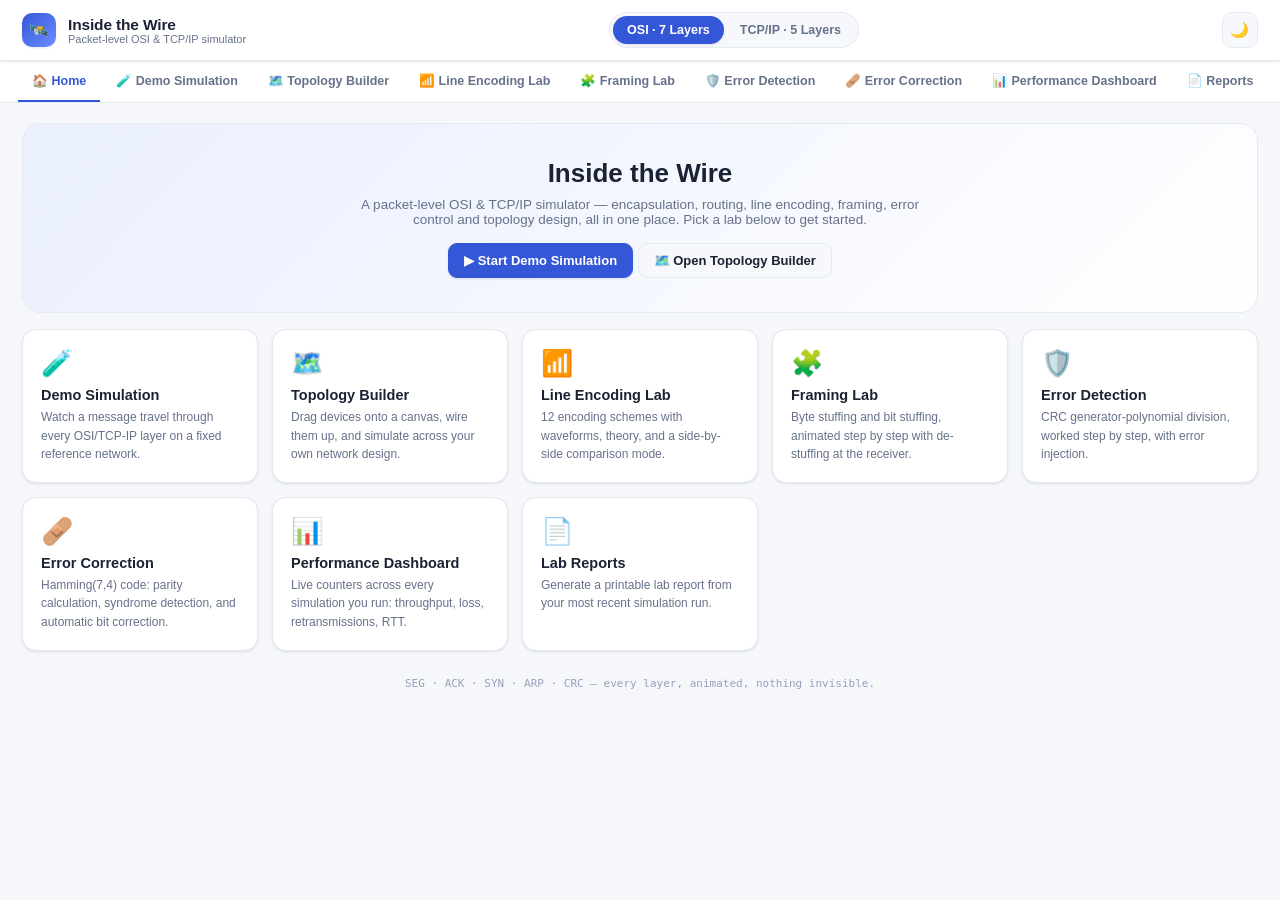
<file: index.html>
<!DOCTYPE html>
<html lang="en">
<head>
  <meta charset="UTF-8" />
  <meta name="viewport" content="width=device-width, initial-scale=1.0" />
  <title>Inside the Wire — OSI &amp; TCP/IP Network Simulator</title>
  <link rel="icon" href="Favicon.png">
  <link rel="stylesheet" href="src/css/styles.css" />
</head>
<body data-theme="light">

<div class="navbar">
  <div class="nav-left">
    <div class="nav-logo">🛰️</div>
    <div>
      <div class="nav-title">Inside the Wire</div>
      <div class="nav-sub">Packet-level OSI &amp; TCP/IP simulator</div>
    </div>
  </div>
  <div class="nav-center">
    <div class="pill-toggle" id="modelToggle">
      <button data-val="OSI" class="active">OSI · 7 Layers</button>
      <button data-val="TCPIP">TCP/IP · 5 Layers</button>
    </div>
  </div>
  <div class="nav-right">
    <button class="icon-btn" id="themeBtn" title="Toggle dark mode">🌙</button>
  </div>
</div>

<div class="tabbar-wrap">
  <div class="tabbar" id="mainTabs">
    <button data-val="home" class="active">🏠 Home</button>
    <button data-val="demo">🧪 Demo Simulation</button>
    <button data-val="builder">🗺️ Topology Builder</button>
    <button data-val="encoding">📶 Line Encoding Lab</button>
    <button data-val="framing">🧩 Framing Lab</button>
    <button data-val="errordetect">🛡️ Error Detection</button>
    <button data-val="errorcorrect">🩹 Error Correction</button>
    <button data-val="dashboard">📊 Performance Dashboard</button>
    <button data-val="reports">📄 Reports</button>
    <button data-val="help">❓ Help</button>
  </div>
</div>

<div class="page">

<div class="hero-strip hidden" id="heroStrip">
  <div>
    <div class="hero-title" id="heroTitle">Demo Simulation</div>
    <div class="hero-sub" id="heroSub">A fixed two-PC network so you can see every layer, hop and bit without building anything first.</div>
  </div>
  <div class="badge-row" id="statusChips">
    <div class="chip"><span class="dot"></span>Model: <b id="chipModel" style="color:var(--text)">OSI</b></div>
    <div class="chip">Transport: <b id="chipTransport" style="color:var(--text)">TCP</b></div>
  </div>
</div>

<!-- =================== DEMO VIEW =================== -->
<div id="viewDemo" class="hidden">
  <div class="card card-pad config-panel">
    <div class="field">
      <label>Message</label>
      <input type="text" id="msgInput" value="Hi! This is Rasel." maxlength="40">
    </div>
    <div class="field">
      <label>App Protocol</label>
      <select id="protoSelect"><option>HTTP</option><option>HTTPS</option><option>FTP</option><option>SMTP</option><option>DNS</option></select>
    </div>
    <div class="field">
      <label>Transport</label>
      <select id="transportSelect"><option value="TCP">TCP</option><option value="UDP">UDP</option></select>
    </div>
    <div class="field">
      <label>Line Code</label>
      <select id="encodingSelect"><option>NRZ-L</option><option>NRZ-I</option><option>Manchester</option><option>AMI</option></select>
    </div>
    <div class="field">
      <label>Medium</label>
      <select id="mediumSelect">
        <option value="copper">Copper (electrical)</option>
        <option value="fiber">Fiber (light)</option>
        <option value="wifi">Wi-Fi (radio)</option>
      </select>
    </div>
    <div class="field">
      <label>Network Type</label>
      <select id="netTypeSelect">
        <option value="lan_small">Small LAN</option>
        <option value="lan_office">Office LAN</option>
        <option value="campus">Campus Network</option>
        <option value="wan">WAN</option>
        <option value="internet">Internet Simulation</option>
      </select>
    </div>
    <button class="btn primary" id="sendBtn">▶ Send</button>
  </div>

  <div class="card topo-wrap">
    <div class="card-title">Network Topology</div>
    <svg id="topoSvg" viewBox="0 0 1000 150"></svg>
    <div class="click-hint">click the packet to inspect it</div>
  </div>

  <div class="grid">
    <div class="card card-pad">
      <div class="card-title">Protocol Stack</div>
      <div class="layer-rail" id="layerRail"></div>
    </div>
    <div class="card card-pad stage">
      <div class="step-header">
        <span class="step-badge" id="stepBadge">READY</span>
        <span class="step-title" id="stepTitle">Type a message and hit Send</span>
      </div>
      <div class="step-desc" id="stepDesc">The simulator pauses at every layer and hop so you can see exactly what's happening to your data.</div>
      <div class="visual-box" id="visualBox"></div>
      <div class="card-title" style="margin-top:6px;">Activity Log</div>
      <div class="log-list" id="logList"></div>
    </div>
    <div class="card card-pad">
      <div class="card-title">Packet Inspector</div>
      <div id="inspector"><div class="insp-empty">Click the moving packet at any point in the simulation to see its full header stack in hex &amp; binary.</div></div>
    </div>
  </div>

  <div class="card controls">
    <div class="controls-top">
      <button class="btn" id="btnReplay" title="Replay">⟲</button>
      <button class="btn" id="btnBack" title="Step back">⏮</button>
      <button class="btn primary" id="btnPlay" title="Play/Pause">▶ Play</button>
      <button class="btn" id="btnFwd" title="Step forward">⏭</button>
      <div class="progress-wrap">
        <div class="progress-track"><div class="progress-fill" id="progressFill"></div></div>
        <div class="progress-meta"><span id="stepCounter">Step 0 / 0</span><span id="speedLabel">1.0×</span></div>
      </div>
      <div class="speed-wrap">Speed<input type="range" id="speedSlider" min="0.25" max="5" step="0.25" value="1" style="width:110px;"></div>
    </div>
    <div class="sliders">
      <div class="slider-field"><label>Packet Loss <b id="lossVal">10%</b></label><input type="range" id="lossSlider" min="0" max="60" value="10"></div>
      <div class="slider-field"><label>Latency <b id="latVal">40ms</b></label><input type="range" id="latSlider" min="5" max="300" value="40"></div>
      <div class="slider-field"><label>Bit Error Rate <b id="berVal">5%</b></label><input type="range" id="berSlider" min="0" max="40" value="5"></div>
      <div class="slider-field"><label>Starting TTL <b id="ttlVal">64</b></label><input type="range" id="ttlSlider" min="1" max="64" value="64"></div>
    </div>
  </div>
</div>

<!-- =================== BUILDER VIEW =================== -->
<div id="viewBuilder" class="hidden">
  <div class="builder-hint">💡 Drag devices onto the canvas, connect them, click a device to set it as Sender, another as Receiver, then Start Simulation. Click any cable to delete it; hover a device for a delete button.</div>

  <div class="card card-pad builder-toolbar">
    <div class="tpl-row">
      <span style="font-size:10px; text-transform:uppercase; letter-spacing:.08em; color:var(--muted2); font-weight:700; align-self:center; margin-right:2px;">Templates</span>
      <button class="tpl-btn" data-tpl="star">⭐ Star</button>
      <button class="tpl-btn" data-tpl="bus">📶 Bus</button>
      <button class="tpl-btn" data-tpl="ring">⭕ Ring</button>
      <button class="tpl-btn" data-tpl="mesh">🕸️ Mesh</button>
      <button class="tpl-btn" data-tpl="tree">🌳 Tree</button>
      <button class="tpl-btn" data-tpl="hybrid">🔀 Hybrid</button>
    </div>
    <div class="divider-v"></div>
    <button class="btn sm" id="connectModeBtn">🔌 Connect Mode: Off</button>
    <select id="linkTypeSelect" style="padding:8px 9px; font-size:12px;">
      <option value="ethernet">Ethernet Cable</option>
      <option value="fiber">Fiber Optic</option>
      <option value="wireless">Wireless Link</option>
    </select>
    <div class="divider-v"></div>
    <button class="btn sm" id="setSenderBtn">🟢 Set Sender</button>
    <button class="btn sm" id="setReceiverBtn">🔴 Set Receiver</button>
    <label style="display:flex; align-items:center; gap:6px; font-size:12px; color:var(--muted);">
      <input type="checkbox" id="failLinkChk"> Simulate link failure mid-transmission
    </label>
    <div class="divider-v"></div>
    <button class="btn sm ghost" id="clearCanvasBtn">🗑 Clear</button>
    <button class="btn primary" id="startBuilderSimBtn" style="margin-left:auto;" disabled>▶ Start Simulation</button>
  </div>

  <div class="builder-layout">
    <div class="card card-pad palette">
      <div class="card-title">Devices</div>
      <div class="palette-item" draggable="true" data-type="pc">💻<span class="pi-icon"></span>Computer</div>
      <div class="palette-item" draggable="true" data-type="laptop">💻<span class="pi-icon"></span>Laptop</div>
      <div class="palette-item" draggable="true" data-type="server">🖥️<span class="pi-icon"></span>Server</div>
      <div class="palette-item" draggable="true" data-type="router">📡<span class="pi-icon"></span>Router</div>
      <div class="palette-item" draggable="true" data-type="switch">🔀<span class="pi-icon"></span>Switch</div>
      <div class="palette-item" draggable="true" data-type="hub">🔘<span class="pi-icon"></span>Hub</div>
      <div class="palette-item" draggable="true" data-type="ap">📶<span class="pi-icon"></span>Access Point</div>
      <div class="palette-item" draggable="true" data-type="firewall">🧱<span class="pi-icon"></span>Firewall</div>
      <div class="palette-item" draggable="true" data-type="cloud">☁️<span class="pi-icon"></span>Internet Cloud</div>
      <div class="legend-row">
        <span><i class="legend-swatch" style="background:var(--line)"></i>Ethernet</span>
        <span><i class="legend-swatch" style="background:var(--line); background-image:repeating-linear-gradient(90deg,var(--muted) 0 4px, transparent 4px 7px)"></i>Wireless</span>
      </div>
    </div>

    <div class="card card-pad">
      <div class="card-title">Canvas <span id="canvasStatus" class="mono" style="color:var(--muted2); text-transform:none; font-weight:500;">0 devices · 0 links</span></div>
      <div id="builderCanvas">
        <svg id="edgeSvg"><g id="edgeGroup"></g></svg>
      </div>
    </div>
  </div>

  <div class="grid" id="builderSimGrid" style="margin-top:16px; display:none;">
    <div class="card card-pad">
      <div class="card-title">Protocol Stack</div>
      <div class="layer-rail" id="layerRailB"></div>
    </div>
    <div class="card card-pad stage">
      <div class="step-header">
        <span class="step-badge" id="stepBadgeB">READY</span>
        <span class="step-title" id="stepTitleB">—</span>
      </div>
      <div class="step-desc" id="stepDescB"></div>
      <div class="visual-box" id="visualBoxB"></div>
      <div class="card-title" style="margin-top:6px;">Activity Log</div>
      <div class="log-list" id="logListB"></div>
    </div>
    <div class="card card-pad">
      <div class="card-title">Packet Inspector</div>
      <div id="inspectorB"><div class="insp-empty">Click the moving packet to inspect its headers.</div></div>
    </div>
  </div>
  <div class="card controls" id="builderControls" style="margin-top:16px; display:none;">
    <div class="controls-top">
      <button class="btn" id="btnReplayB" title="Replay">⟲</button>
      <button class="btn" id="btnBackB" title="Step back">⏮</button>
      <button class="btn primary" id="btnPlayB" title="Play/Pause">▶ Play</button>
      <button class="btn" id="btnFwdB" title="Step forward">⏭</button>
      <div class="progress-wrap">
        <div class="progress-track"><div class="progress-fill" id="progressFillB"></div></div>
        <div class="progress-meta"><span id="stepCounterB">Step 0 / 0</span><span id="speedLabelB">1.0×</span></div>
      </div>
      <div class="speed-wrap">Speed<input type="range" id="speedSliderB" min="0.25" max="5" step="0.25" value="1" style="width:110px;"></div>
    </div>
    <div class="sliders">
      <div class="slider-field"><label>Packet Loss <b id="lossValB">10%</b></label><input type="range" id="lossSliderB" min="0" max="60" value="10"></div>
      <div class="slider-field"><label>Bit Error Rate <b id="berValB">5%</b></label><input type="range" id="berSliderB" min="0" max="40" value="5"></div>
      <div class="slider-field"><label>Starting TTL <b id="ttlValB">64</b></label><input type="range" id="ttlSliderB" min="1" max="64" value="64"></div>
      <div class="field">
        <label>Transport</label>
        <select id="transportSelectB"><option value="TCP">TCP</option><option value="UDP">UDP</option></select>
      </div>
    </div>
  </div>
</div>

<!-- =================== HOME VIEW =================== -->
<div id="viewHome">
  <div class="hero-panel">
    <h1>Inside the Wire</h1>
    <p>A packet-level OSI &amp; TCP/IP simulator — encapsulation, routing, line encoding, framing, error control and topology design, all in one place. Pick a lab below to get started.</p>
    <button class="btn primary" onclick="switchTab('demo')">▶ Start Demo Simulation</button>
    <button class="btn" onclick="switchTab('builder')">🗺️ Open Topology Builder</button>
  </div>
  <div class="feature-grid">
    <div class="feature-card" onclick="switchTab('demo')"><div class="fc-icon">🧪</div><h3>Demo Simulation</h3><p>Watch a message travel through every OSI/TCP-IP layer on a fixed reference network.</p></div>
    <div class="feature-card" onclick="switchTab('builder')"><div class="fc-icon">🗺️</div><h3>Topology Builder</h3><p>Drag devices onto a canvas, wire them up, and simulate across your own network design.</p></div>
    <div class="feature-card" onclick="switchTab('encoding')"><div class="fc-icon">📶</div><h3>Line Encoding Lab</h3><p>12 encoding schemes with waveforms, theory, and a side-by-side comparison mode.</p></div>
    <div class="feature-card" onclick="switchTab('framing')"><div class="fc-icon">🧩</div><h3>Framing Lab</h3><p>Byte stuffing and bit stuffing, animated step by step with de-stuffing at the receiver.</p></div>
    <div class="feature-card" onclick="switchTab('errordetect')"><div class="fc-icon">🛡️</div><h3>Error Detection</h3><p>CRC generator-polynomial division, worked step by step, with error injection.</p></div>
    <div class="feature-card" onclick="switchTab('errorcorrect')"><div class="fc-icon">🩹</div><h3>Error Correction</h3><p>Hamming(7,4) code: parity calculation, syndrome detection, and automatic bit correction.</p></div>
    <div class="feature-card" onclick="switchTab('dashboard')"><div class="fc-icon">📊</div><h3>Performance Dashboard</h3><p>Live counters across every simulation you run: throughput, loss, retransmissions, RTT.</p></div>
    <div class="feature-card" onclick="switchTab('reports')"><div class="fc-icon">📄</div><h3>Lab Reports</h3><p>Generate a printable lab report from your most recent simulation run.</p></div>
  </div>
</div>

<!-- =================== LINE ENCODING LAB =================== -->
<div id="viewEncoding" class="hidden">
  <div class="card card-pad" style="margin-bottom:16px;">
    <div class="field-row" style="align-items:flex-end;">
      <div class="field"><label>Bit Stream</label><input type="text" id="encBits" value="1101 0010" maxlength="16"></div>
      <button class="btn primary" id="encApplyBtn">Encode</button>
      <button class="btn" id="encCompareBtn">🔍 Comparison Mode</button>
    </div>
  </div>
  <div id="encSingleView" class="lab-grid">
    <div class="card card-pad">
      <div class="card-title">Encoding Schemes</div>
      <div class="lab-scheme-list" id="encSchemeList"></div>
    </div>
    <div class="card card-pad">
      <div class="card-title" id="encActiveTitle">NRZ-L</div>
      <div class="visual-box" id="encWaveBox" style="min-height:160px;"></div>
      <div class="info-card" id="encInfoBox"></div>
    </div>
  </div>
  <div id="encCompareView" class="hidden">
    <div class="card card-pad" style="margin-bottom:16px;">
      <div class="card-title">Select schemes to compare</div>
      <div id="encCompareChecks" style="display:flex; flex-wrap:wrap; gap:8px;"></div>
    </div>
    <div class="card card-pad" style="margin-bottom:16px;">
      <div class="card-title">Waveforms</div>
      <div id="encCompareWaves"></div>
    </div>
    <div class="card card-pad">
      <div class="card-title">Comparison Table</div>
      <div style="overflow-x:auto;"><table class="compare-table" id="encCompareTable"></table></div>
    </div>
  </div>
</div>

<!-- =================== FRAMING LAB =================== -->
<div id="viewFraming" class="hidden">
  <div class="card card-pad" style="margin-bottom:16px;">
    <div class="pill-toggle" id="framingModeToggle" style="width:fit-content; margin-bottom:14px;">
      <button data-val="byte" class="active">Byte Stuffing</button>
      <button data-val="bit">Bit Stuffing</button>
    </div>
    <div id="byteFramingPanel">
      <div class="field-row" style="align-items:flex-end;">
        <div class="field" style="flex:2;"><label>Message (use ~ as FLAG, \ as ESC to see stuffing in action)</label><input type="text" id="frameByteInput" value="AB~CD\EF" style="width:100%;"></div>
        <button class="btn primary" id="frameByteBtn">Stuff &amp; Frame</button>
      </div>
    </div>
    <div id="bitFramingPanel" class="hidden">
      <div class="field-row" style="align-items:flex-end;">
        <div class="field" style="flex:2;"><label>Bit Stream (try including 11111 to see stuffing)</label><input type="text" id="frameBitInput" value="0111111011111011" style="width:100%;"></div>
        <button class="btn primary" id="frameBitBtn">Stuff &amp; Frame</button>
      </div>
    </div>
  </div>
  <div class="card card-pad" id="framingResult"></div>
</div>

<!-- =================== ERROR DETECTION (CRC) LAB =================== -->
<div id="viewErrorDetect" class="hidden">
  <div class="card card-pad" style="margin-bottom:16px;">
    <div class="field-row" style="align-items:flex-end;">
      <div class="field"><label>Data Bits</label><input type="text" id="crcData" value="11010011101100"></div>
      <div class="field"><label>Generator Polynomial</label><input type="text" id="crcGen" value="1011" style="width:120px;"></div>
      <button class="btn primary" id="crcRunBtn">Generate CRC</button>
      <button class="btn" id="crcInjectBtn" disabled>⚡ Inject Error</button>
    </div>
  </div>
  <div class="card card-pad" id="crcResult"></div>
</div>

<!-- =================== ERROR CORRECTION (HAMMING) LAB =================== -->
<div id="viewErrorCorrect" class="hidden">
  <div class="card card-pad" style="margin-bottom:16px;">
    <div class="field-row" style="align-items:flex-end;">
      <div class="field"><label>4-bit Data (D1 D2 D3 D4)</label><input type="text" id="hamData" value="1011" maxlength="4" style="width:100px;"></div>
      <button class="btn primary" id="hamEncodeBtn">Encode (Hamming 7,4)</button>
      <div class="field"><label>Flip bit position (1-7)</label><input type="text" id="hamFlipPos" value="5" maxlength="1" style="width:80px;"></div>
      <button class="btn" id="hamInjectBtn" disabled>⚡ Inject Error</button>
      <button class="btn" id="hamCorrectBtn" disabled>🩹 Detect &amp; Correct</button>
    </div>
  </div>
  <div class="card card-pad" id="hamResult"></div>
</div>

<!-- =================== PERFORMANCE DASHBOARD =================== -->
<div id="viewDashboard" class="hidden">
  <div class="card card-pad" style="margin-bottom:16px;">
    <div class="card-title">Live Session Stats <span class="mono muted" style="font-weight:500; text-transform:none;">(updates after every simulation run in Demo or Builder mode)</span></div>
    <div class="stat-grid" id="dashStatGrid"></div>
  </div>
  <div class="grid" style="grid-template-columns:1fr 1fr;">
    <div class="card card-pad">
      <div class="card-title">Reliability Breakdown</div>
      <div id="dashBars"></div>
    </div>
    <div class="card card-pad">
      <div class="card-title">Recent Runs</div>
      <div class="log-list" id="dashRunLog" style="max-height:260px;"></div>
    </div>
  </div>
</div>

<!-- =================== REPORTS =================== -->
<div id="viewReports" class="hidden">
  <div class="card card-pad">
    <div class="card-title">Lab Report Generator</div>
    <div class="field-row">
      <div class="field"><label>Student Name</label><input type="text" id="repName" placeholder="Jane Doe"></div>
      <div class="field"><label>Student ID</label><input type="text" id="repId" placeholder="2023-CS-041"></div>
      <div class="field" style="flex:2"><label>Experiment Title</label><input type="text" id="repTitle" value="OSI &amp; TCP/IP Packet-Level Simulation" style="width:100%;"></div>
    </div>
    <div class="field" style="margin-bottom:12px;"><label>Observations</label><textarea id="repObs" rows="4" placeholder="What did you observe during the simulation?"></textarea></div>
    <button class="btn primary" id="repGenBtn">📄 Generate &amp; Print Report</button>
    <span class="muted" style="font-size:12px; margin-left:10px;">Pulls the activity log from your most recent Demo or Builder run.</span>
  </div>
</div>

<!-- =================== HELP =================== -->
<div id="viewHelp" class="hidden">
  <div class="card card-pad">
    <div class="card-title">Guide</div>
    <div class="help-item"><h4>🧪 Demo Simulation</h4><p>A fixed PC↔Switch↔Router×3↔PC network. Configure the message and protocols, hit Send, then use Play/Step/Replay to walk through every layer.</p></div>
    <div class="help-item"><h4>🗺️ Topology Builder</h4><p>Drag devices from the palette onto the canvas, or click a template to insert one (templates stack — they don't replace what's already there). Use Connect Mode to wire devices, then set a Sender and Receiver and press Start Simulation.</p></div>
    <div class="help-item"><h4>📶 Line Encoding Lab</h4><p>Pick any scheme to see its waveform and theory, or switch to Comparison Mode to see several schemes side by side against the same bit stream.</p></div>
    <div class="help-item"><h4>🧩 Framing Lab</h4><p>Byte stuffing escapes FLAG/ESC bytes inside your message; bit stuffing inserts a 0 after every five consecutive 1s so the 01111110 flag pattern never appears inside data.</p></div>
    <div class="help-item"><h4>🛡️ Error Detection</h4><p>Enter data bits and a generator polynomial to see the CRC computed via binary (XOR) division, then inject a transmission error and watch the check fail.</p></div>
    <div class="help-item"><h4>🩹 Error Correction</h4><p>Hamming(7,4) encodes 4 data bits with 3 parity bits. Flip any one bit and the syndrome calculation will locate and auto-correct it.</p></div>
    <div class="help-item"><h4>📊 Performance Dashboard</h4><p>Every run in Demo or Builder mode updates these live counters — packets sent/delivered/dropped, retransmissions, and success rate.</p></div>
    <div class="help-item"><h4>📄 Reports</h4><p>Fill in your details and generate a print-ready lab report that includes the log from your last simulation — use your browser's "Save as PDF" option in the print dialog.</p></div>
  </div>
</div>

<footer>SEG · ACK · SYN · ARP · CRC — every layer, animated, nothing invisible.</footer>
</div>

<script src="src/js/config.js"></script>
<script src="src/js/utils.js"></script>
<script src="src/js/encoding.js"></script>
<script src="src/js/framing.js"></script>
<script src="src/js/crc.js"></script>
<script src="src/js/hamming.js"></script>
<script src="src/js/simulation.js"></script>
<script src="src/js/topology.js"></script>
<script src="src/js/dashboard.js"></script>
<script src="src/js/reports.js"></script>
<script src="src/js/minimap.js"></script>
<script src="src/js/app.js"></script>
<script src="src/js/main.js"></script>
</body>
</html>
</file>
<file: src/css/styles.css>
:root {
  --bg: #F5F7FB;
  --bg-soft: #EEF2F8;
  --panel: #FFFFFF;
  --panel2: #F6F8FC;
  --line: #E4E9F2;
  --line-soft: #EEF1F7;
  --text: #1A2233;
  --muted: #66718A;
  --muted2: #96A1B8;
  --mono: 'JetBrains Mono', 'SFMono-Regular', Consolas, Menlo, monospace;
  --sans: 'Inter', -apple-system, BlinkMacSystemFont, 'Segoe UI', sans-serif;

  --app: #E58A2E;
  --pres: #DB5289;
  --sess: #8E5CE0;
  --trans: #0FA3A0;
  --net: #1FA463;
  --link: #D69E0A;
  --phy: #E5484D;

  --ok: #1FA463;
  --bad: #E5484D;
  --warn: #D69E0A;
  --accent: #3457D8;
  --accent-soft: #EAEFFE;

  --radius: 14px;
  --radius-sm: 9px;
  --shadow-sm: 0 1px 2px rgba(20, 30, 60, .05), 0 1px 3px rgba(20, 30, 60, .06);
  --shadow-md: 0 4px 14px rgba(20, 30, 60, .08);
  --shadow-lg: 0 12px 32px rgba(20, 30, 60, .14);
}

[data-theme="dark"] {
  --bg: #0A0E1A;
  --bg-soft: #0d1420;
  --panel: #101828;
  --panel2: #0d1420;
  --line: #212c42;
  --line-soft: #182236;
  --text: #e7ecf5;
  --muted: #8291ac;
  --muted2: #5c6a85;
  --accent-soft: #182642;
  --shadow-sm: 0 1px 2px rgba(0, 0, 0, .3);
  --shadow-md: 0 4px 14px rgba(0, 0, 0, .35);
  --shadow-lg: 0 16px 40px rgba(0, 0, 0, .5);
}

* {
  box-sizing: border-box;
}

html,
body {
  margin: 0;
  padding: 0;
}

body {
  background: var(--bg);
  color: var(--text);
  font-family: var(--sans);
  min-height: 100vh;
  transition: background .25s, color .25s;
}

h1,
h2,
h3 {
  margin: 0;
  font-weight: 700;
}

.mono {
  font-family: var(--mono);
}

.muted {
  color: var(--muted);
}

::-webkit-scrollbar {
  width: 9px;
  height: 9px;
}

::-webkit-scrollbar-thumb {
  background: var(--line);
  border-radius: 6px;
}

::-webkit-scrollbar-track {
  background: transparent;
}

button {
  font-family: var(--sans);
}

.hidden {
  display: none !important;
}

/* ============ NAV ============ */
.navbar {
  display: flex;
  align-items: center;
  justify-content: space-between;
  gap: 16px;
  padding: 12px 22px;
  background: var(--panel);
  border-bottom: 1px solid var(--line);
  position: sticky;
  top: 0;
  z-index: 50;
  box-shadow: var(--shadow-sm);
  flex-wrap: wrap;
}

.nav-left {
  display: flex;
  align-items: center;
  gap: 12px;
}

.nav-logo {
  width: 34px;
  height: 34px;
  border-radius: 10px;
  background: linear-gradient(135deg, var(--accent), #6C8CFF);
  display: flex;
  align-items: center;
  justify-content: center;
  font-size: 16px;
  box-shadow: var(--shadow-sm);
  flex-shrink: 0;
}

.nav-title {
  font-size: 15.5px;
  font-weight: 800;
  letter-spacing: -.01em;
}

.nav-sub {
  font-size: 11px;
  color: var(--muted);
  margin-top: -1px;
}

.nav-center {
  display: flex;
  align-items: center;
  gap: 8px;
  flex-wrap: wrap;
}

.nav-right {
  display: flex;
  align-items: center;
  gap: 10px;
}

.pill-toggle {
  display: flex;
  background: var(--panel2);
  border: 1px solid var(--line);
  border-radius: 999px;
  padding: 3px;
  gap: 2px;
}

.pill-toggle button {
  border: none;
  background: transparent;
  color: var(--muted);
  font-size: 12.5px;
  font-weight: 600;
  padding: 7px 14px;
  border-radius: 999px;
  cursor: pointer;
  transition: all .18s;
  white-space: nowrap;
}

.pill-toggle button.active {
  background: var(--accent);
  color: #fff;
  box-shadow: var(--shadow-sm);
}

.pill-toggle button:hover:not(.active) {
  color: var(--text);
  background: var(--bg-soft);
}

.icon-btn {
  width: 36px;
  height: 36px;
  border-radius: 10px;
  border: 1px solid var(--line);
  background: var(--panel2);
  color: var(--text);
  cursor: pointer;
  display: flex;
  align-items: center;
  justify-content: center;
  font-size: 15px;
  transition: all .18s;
}

.icon-btn:hover {
  border-color: var(--accent);
  color: var(--accent);
  transform: translateY(-1px);
  box-shadow: var(--shadow-sm);
}

/* ============ LAYOUT ============ */
.page {
  padding: 20px 22px 60px;
  max-width: 1560px;
  margin: 0 auto;
}

.hero-strip {
  display: flex;
  justify-content: space-between;
  align-items: center;
  gap: 16px;
  flex-wrap: wrap;
  margin-bottom: 16px;
}

.hero-title {
  font-size: 22px;
  letter-spacing: -.02em;
}

.hero-sub {
  color: var(--muted);
  font-size: 13px;
  margin-top: 3px;
  max-width: 560px;
}

.badge-row {
  display: flex;
  gap: 8px;
  flex-wrap: wrap;
}

.chip {
  font-family: var(--mono);
  font-size: 10.5px;
  padding: 5px 10px;
  border-radius: 999px;
  background: var(--panel);
  border: 1px solid var(--line);
  color: var(--muted);
  display: flex;
  align-items: center;
  gap: 6px;
}

.chip .dot {
  width: 6px;
  height: 6px;
  border-radius: 50%;
  background: var(--ok);
}

/* ============ CARD ============ */
.card {
  background: var(--panel);
  border: 1px solid var(--line);
  border-radius: var(--radius);
  box-shadow: var(--shadow-sm);
  transition: box-shadow .2s;
}

.card-pad {
  padding: 16px 18px;
}

.card-title {
  font-size: 11px;
  text-transform: uppercase;
  letter-spacing: .09em;
  color: var(--muted2);
  font-weight: 700;
  margin-bottom: 10px;
  display: flex;
  justify-content: space-between;
  align-items: center;
}

/* ============ CONFIG PANEL ============ */
.config-panel {
  display: flex;
  gap: 12px;
  flex-wrap: wrap;
  align-items: flex-end;
  margin-bottom: 16px;
}

.field {
  display: flex;
  flex-direction: column;
  gap: 5px;
}

.field label {
  font-size: 10px;
  text-transform: uppercase;
  letter-spacing: .08em;
  color: var(--muted2);
  font-weight: 700;
}

select,
input[type=text] {
  background: var(--panel2);
  border: 1px solid var(--line);
  color: var(--text);
  border-radius: 9px;
  padding: 8px 10px;
  font-family: var(--sans);
  font-size: 13px;
  outline: none;
  transition: border-color .15s, box-shadow .15s;
}

select:hover,
input[type=text]:hover {
  border-color: var(--muted2);
}

select:focus,
input[type=text]:focus {
  border-color: var(--accent);
  box-shadow: 0 0 0 3px var(--accent-soft);
}

input[type=text] {
  width: 210px;
}

.btn {
  border: 1px solid var(--line);
  background: var(--panel2);
  color: var(--text);
  border-radius: 9px;
  padding: 9px 15px;
  font-size: 13px;
  cursor: pointer;
  transition: all .15s;
  display: inline-flex;
  align-items: center;
  gap: 6px;
  font-weight: 600;
}

.btn:hover {
  border-color: var(--accent);
  color: var(--accent);
  transform: translateY(-1px);
  box-shadow: var(--shadow-sm);
}

.btn:active {
  transform: translateY(0);
}

.btn.primary {
  background: var(--accent);
  color: #fff;
  border-color: var(--accent);
  box-shadow: var(--shadow-sm);
}

.btn.primary:hover {
  filter: brightness(1.08);
  color: #fff;
}

.btn.ghost {
  background: transparent;
}

.btn.sm {
  padding: 6px 11px;
  font-size: 12px;
}

.btn:disabled {
  opacity: .4;
  cursor: not-allowed;
  transform: none !important;
  box-shadow: none !important;
}

.btn:disabled:hover {
  border-color: var(--line);
  color: var(--text);
}

/* ============ TOPO ============ */
.topo-wrap {
  padding: 14px 18px 10px;
  margin-bottom: 16px;
  position: relative;
  overflow: hidden;
}

#topoSvg {
  width: 100%;
  height: 150px;
  display: block;
}

.node-label {
  font-family: var(--mono);
  font-size: 10px;
  fill: var(--muted);
  text-anchor: middle;
}

.node-sub {
  font-family: var(--mono);
  font-size: 9px;
  fill: var(--muted2);
  text-anchor: middle;
}

.click-hint {
  position: absolute;
  bottom: 10px;
  right: 16px;
  font-size: 10px;
  color: var(--muted2);
  font-family: var(--mono);
}

/* ============ GRID ============ */
.grid {
  display: grid;
  grid-template-columns: 250px 1fr 320px;
  gap: 16px;
  align-items: start;
}

@media (max-width:1100px) {
  .grid {
    grid-template-columns: 1fr;
  }
}

/* Layer rail */
.layer-rail {
  display: flex;
  flex-direction: column;
  gap: 6px;
}

.layer-row {
  border: 1px solid var(--line-soft);
  border-radius: 10px;
  padding: 9px 10px;
  display: flex;
  align-items: center;
  gap: 9px;
  position: relative;
  opacity: .5;
  transition: opacity .25s, box-shadow .25s, background .25s, transform .2s;
  background: var(--panel2);
}

.layer-row.active {
  opacity: 1;
  transform: translateX(3px);
  background: var(--panel);
  box-shadow: 0 0 0 1.5px var(--lc, var(--accent)) inset, 0 4px 14px -6px var(--lc, var(--accent));
}

.layer-row.done {
  opacity: .8;
}

.layer-dot {
  width: 9px;
  height: 9px;
  border-radius: 50%;
  background: var(--lc, var(--muted));
  flex-shrink: 0;
}

.layer-row.active .layer-dot {
  box-shadow: 0 0 10px var(--lc, var(--accent));
}

.layer-name {
  font-size: 12.5px;
  font-weight: 700;
}

/* Stage */
.stage {
  min-height: 420px;
  display: flex;
  flex-direction: column;
  gap: 12px;
}

.step-header {
  display: flex;
  align-items: baseline;
  gap: 10px;
  flex-wrap: wrap;
}

.step-badge {
  font-family: var(--mono);
  font-size: 10px;
  padding: 4px 9px;
  border-radius: 20px;
  background: var(--panel2);
  border: 1px solid var(--lc, var(--line));
  color: var(--lc, var(--muted));
  text-transform: uppercase;
  letter-spacing: .07em;
  font-weight: 700;
}

.step-title {
  font-size: 17px;
  font-weight: 800;
  letter-spacing: -.01em;
}

.step-desc {
  color: var(--muted);
  font-size: 13px;
  line-height: 1.6;
  margin-top: -2px;
}

.visual-box {
  flex: 1;
  min-height: 220px;
  border: 1px dashed var(--line);
  border-radius: 12px;
  background: var(--panel2);
  display: flex;
  align-items: center;
  justify-content: center;
  position: relative;
  overflow: hidden;
  padding: 18px;
}

[data-theme="dark"] .visual-box {
  background: radial-gradient(circle at 50% 30%, #0e1830 0%, #0a1120 100%);
}

.capsule {
  display: flex;
  align-items: center;
  gap: 0;
  padding: 10px 14px;
  border-radius: 30px;
  background: var(--panel);
  border: 1px solid var(--line);
  box-shadow: var(--shadow-sm);
  position: relative;
}

.capsule-core {
  font-family: var(--mono);
  font-size: 13px;
  font-weight: 800;
  color: var(--text);
  z-index: 5;
  padding: 6px 10px;
  background: var(--panel2);
  border-radius: 20px;
  white-space: nowrap;
}

.ring-tag {
  font-family: var(--mono);
  font-size: 10px;
  color: #fff;
  font-weight: 800;
  padding: 5px 9px;
  margin: 0 -8px;
  border-radius: 20px;
  white-space: nowrap;
  animation: ringIn .35s ease-out both;
}

@keyframes ringIn {
  from {
    opacity: 0;
    transform: scale(.7);
  }
  to {
    opacity: 1;
    transform: scale(1);
  }
}

.transform-chain {
  display: flex;
  align-items: center;
  gap: 10px;
  flex-wrap: wrap;
  justify-content: center;
}

.tf-box {
  font-family: var(--mono);
  font-size: 13px;
  background: var(--panel);
  border: 1px solid var(--line);
  border-radius: 10px;
  padding: 10px 14px;
  text-align: center;
  animation: fadeUp .3s ease both;
  box-shadow: var(--shadow-sm);
}

.tf-arrow {
  color: var(--muted2);
  font-size: 16px;
}

@keyframes fadeUp {
  from {
    opacity: 0;
    transform: translateY(6px);
  }
  to {
    opacity: 1;
    transform: translateY(0);
  }
}

.route-table {
  width: 100%;
  max-width: 520px;
}

.route-title {
  font-size: 11px;
  color: var(--muted);
  text-transform: uppercase;
  letter-spacing: .07em;
  margin-bottom: 8px;
  font-weight: 700;
}

.route-row {
  display: flex;
  align-items: center;
  gap: 10px;
  padding: 9px 11px;
  border-radius: 10px;
  border: 1px solid var(--line);
  margin-bottom: 6px;
  font-family: var(--mono);
  font-size: 12px;
  background: var(--panel);
  transition: all .3s;
}

.route-row.chosen {
  border-color: var(--ok);
  background: color-mix(in srgb, var(--ok) 10%, var(--panel));
  box-shadow: 0 4px 14px -6px var(--ok);
}

.route-row.down {
  opacity: .45;
  text-decoration: line-through;
}

.route-name {
  width: 60px;
  color: var(--text);
  font-weight: 800;
}

.route-cost {
  margin-left: auto;
  color: var(--muted);
}

.route-row.chosen .route-cost {
  color: var(--ok);
  font-weight: 800;
}

.route-tag {
  font-size: 9px;
  padding: 3px 7px;
  border-radius: 10px;
  background: var(--ok);
  color: #fff;
  font-weight: 800;
}

.seg-strip {
  display: flex;
  gap: 8px;
  flex-wrap: wrap;
  justify-content: center;
  max-width: 560px;
}

.seg-chip {
  font-family: var(--mono);
  font-size: 11px;
  padding: 9px 10px;
  border-radius: 10px;
  border: 1px solid var(--line);
  background: var(--panel);
  text-align: center;
  min-width: 84px;
  animation: fadeUp .3s ease both;
  box-shadow: var(--shadow-sm);
}

.seg-chip .seg-num {
  font-weight: 800;
  color: var(--trans);
}

.seg-chip .seg-status {
  margin-top: 4px;
  font-size: 10px;
}

.seg-chip.delivered {
  border-color: var(--ok);
}

.seg-chip.delivered .seg-status {
  color: var(--ok);
}

.seg-chip.lost {
  border-color: var(--bad);
}

.seg-chip.lost .seg-status {
  color: var(--bad);
}

.seg-chip.retrans {
  border-color: var(--warn);
}

.seg-chip.retrans .seg-status {
  color: var(--warn);
}

.waveform-wrap {
  width: 100%;
  text-align: center;
}

svg.wave {
  background: var(--panel2);
  border: 1px solid var(--line);
  border-radius: 8px;
}

.log-list {
  display: flex;
  flex-direction: column;
  gap: 5px;
  max-height: 190px;
  overflow-y: auto;
  font-family: var(--mono);
  font-size: 11.5px;
}

.log-item {
  color: var(--muted);
  padding: 4px 6px;
  border-left: 2px solid var(--line-soft);
}

.log-item.now {
  color: var(--text);
  border-left-color: var(--accent);
  background: var(--accent-soft);
}

.insp-empty {
  color: var(--muted2);
  font-size: 12.5px;
  line-height: 1.6;
  text-align: center;
  padding: 20px 6px;
}

.insp-field {
  display: flex;
  justify-content: space-between;
  font-family: var(--mono);
  font-size: 11.5px;
  padding: 6px 0;
  border-bottom: 1px dashed var(--line-soft);
}

.insp-field span:first-child {
  color: var(--muted);
}

.insp-section-title {
  font-size: 10px;
  text-transform: uppercase;
  letter-spacing: .07em;
  margin: 10px 0 4px;
  color: var(--lc, var(--accent));
  font-weight: 800;
}

.insp-hex {
  font-family: var(--mono);
  font-size: 11px;
  color: var(--muted);
  word-break: break-all;
  line-height: 1.7;
  background: var(--panel2);
  padding: 9px;
  border-radius: 9px;
  margin-top: 4px;
  border: 1px solid var(--line-soft);
}

/* controls */
.controls {
  margin-top: 16px;
  padding: 14px 18px;
}

.controls-top {
  display: flex;
  align-items: center;
  gap: 10px;
  flex-wrap: wrap;
}

.progress-wrap {
  flex: 1;
  min-width: 180px;
}

.progress-track {
  height: 6px;
  background: var(--panel2);
  border-radius: 4px;
  overflow: hidden;
  border: 1px solid var(--line-soft);
}

.progress-fill {
  height: 100%;
  background: linear-gradient(90deg, var(--trans), var(--net));
  width: 0%;
  transition: width .25s;
}

.progress-meta {
  display: flex;
  justify-content: space-between;
  font-size: 10px;
  color: var(--muted2);
  margin-top: 5px;
  font-family: var(--mono);
}

.speed-wrap {
  display: flex;
  align-items: center;
  gap: 8px;
  font-size: 11px;
  color: var(--muted);
}

input[type=range] {
  accent-color: var(--accent);
  cursor: pointer;
}

.sliders {
  display: grid;
  grid-template-columns: repeat(auto-fit, minmax(160px, 1fr));
  gap: 14px;
  margin-top: 14px;
  padding-top: 14px;
  border-top: 1px solid var(--line-soft);
}

.slider-field {
  display: flex;
  flex-direction: column;
  gap: 4px;
}

.slider-field label {
  font-size: 10.5px;
  color: var(--muted);
  display: flex;
  justify-content: space-between;
  font-family: var(--mono);
}

.slider-field label b {
  color: var(--text);
}

.marker {
  transition: cx 1s linear, cy 1s linear;
}

footer {
  margin-top: 26px;
  text-align: center;
  color: var(--muted2);
  font-size: 11px;
  font-family: var(--mono);
}

/* ============ TOPOLOGY BUILDER ============ */
.builder-toolbar {
  display: flex;
  gap: 10px;
  flex-wrap: wrap;
  align-items: center;
  margin-bottom: 14px;
}

.tpl-row {
  display: flex;
  gap: 6px;
  flex-wrap: wrap;
}

.tpl-btn {
  font-size: 11.5px;
  padding: 7px 12px;
  border-radius: 9px;
  border: 1px solid var(--line);
  background: var(--panel2);
  color: var(--text);
  cursor: pointer;
  font-weight: 600;
  transition: all .15s;
}

.tpl-btn:hover {
  border-color: var(--accent);
  color: var(--accent);
  transform: translateY(-1px);
}

.divider-v {
  width: 1px;
  align-self: stretch;
  background: var(--line);
  margin: 0 2px;
}

.builder-layout {
  display: grid;
  grid-template-columns: 190px 1fr;
  gap: 16px;
  align-items: start;
}

@media (max-width:1000px) {
  .builder-layout {
    grid-template-columns: 1fr;
  }
}

.palette {
  display: flex;
  flex-direction: column;
  gap: 8px;
}

.palette-item {
  display: flex;
  align-items: center;
  gap: 8px;
  padding: 9px 10px;
  border-radius: 10px;
  border: 1px solid var(--line);
  background: var(--panel2);
  cursor: grab;
  font-size: 12.5px;
  font-weight: 600;
  transition: all .15s;
  user-select: none;
}

.palette-item:hover {
  border-color: var(--accent);
  background: var(--accent-soft);
  transform: translateX(2px);
}

.palette-item .pi-icon {
  font-size: 17px;
}

.palette-item:active {
  cursor: grabbing;
}

#builderCanvas {
  position: relative;
  height: 540px;
  border-radius: 12px;
  border: 1.5px dashed var(--line);
  background-image: radial-gradient(var(--line-soft) 1px, transparent 1px);
  background-size: 20px 20px;
  background-color: var(--panel2);
  overflow: auto;
}

.device-node {
  position: absolute;
  width: 84px;
  margin-left: -42px;
  margin-top: -38px;
  text-align: center;
  cursor: grab;
  user-select: none;
  z-index: 5;
}

.device-node:active {
  cursor: grabbing;
}

.dn-circle {
  width: 52px;
  height: 52px;
  margin: 0 auto;
  border-radius: 50%;
  background: var(--panel);
  border: 2px solid var(--line);
  display: flex;
  align-items: center;
  justify-content: center;
  font-size: 24px;
  box-shadow: var(--shadow-md);
  transition: border-color .2s, box-shadow .2s;
  position: relative;
}

.device-node.role-sender .dn-circle {
  border-color: var(--ok);
  box-shadow: 0 0 0 4px color-mix(in srgb, var(--ok) 18%, transparent);
}

.device-node.role-receiver .dn-circle {
  border-color: var(--bad);
  box-shadow: 0 0 0 4px color-mix(in srgb, var(--bad) 18%, transparent);
}

.device-node.picking .dn-circle {
  border-color: var(--accent);
  animation: pickPulse 1s infinite;
}

.device-node.active-hop .dn-circle {
  border-color: var(--accent);
  box-shadow: 0 0 0 6px var(--accent-soft), 0 0 18px var(--accent);
  animation: hopPulse 1s infinite;
}

@keyframes pickPulse {
  0%,
  100% {
    box-shadow: 0 0 0 0 var(--accent-soft);
  }
  50% {
    box-shadow: 0 0 0 6px var(--accent-soft);
  }
}

@keyframes hopPulse {
  0%,
  100% {
    transform: scale(1);
  }
  50% {
    transform: scale(1.08);
  }
}

.dn-label {
  font-size: 10.5px;
  font-weight: 700;
  margin-top: 5px;
  color: var(--text);
  white-space: nowrap;
  overflow: hidden;
  text-overflow: ellipsis;
}

.dn-ip {
  font-size: 9px;
  font-family: var(--mono);
  color: var(--muted2);
  cursor: text;
}

.dn-role-badge {
  position: absolute;
  top: -6px;
  right: -6px;
  font-size: 8px;
  font-weight: 800;
  padding: 2px 5px;
  border-radius: 8px;
  color: #fff;
}

.dn-role-badge.src {
  background: var(--ok);
}

.dn-role-badge.dst {
  background: var(--bad);
}

.dn-del {
  position: absolute;
  top: -6px;
  left: -6px;
  width: 16px;
  height: 16px;
  border-radius: 50%;
  background: var(--bad);
  color: #fff;
  font-size: 10px;
  display: none;
  align-items: center;
  justify-content: center;
  cursor: pointer;
  line-height: 1;
}

.device-node:hover .dn-del {
  display: flex;
}

#edgeSvg {
  position: absolute;
  inset: 0;
  width: 100%;
  height: 100%;
  z-index: 1;
  pointer-events: none;
}

.edge-line {
  stroke: var(--line);
  stroke-width: 2.5;
  cursor: pointer;
  pointer-events: stroke;
  transition: stroke .3s, stroke-width .3s, opacity .3s;
}

.edge-line.fiber {
  stroke-dasharray: 1, 0;
}

.edge-line.wireless {
  stroke-dasharray: 5, 5;
}

.edge-line:hover {
  stroke: var(--bad);
}

.edge-line.on-path {
  stroke: var(--accent);
  stroke-width: 4;
  filter: drop-shadow(0 0 6px var(--accent));
}

.edge-line.dimmed {
  opacity: .25;
}

.edge-line.failed {
  stroke: var(--bad);
  stroke-dasharray: 3, 3;
}

.builder-hint {
  font-size: 11.5px;
  color: var(--muted);
  padding: 9px 12px;
  background: var(--accent-soft);
  border-radius: 10px;
  margin-bottom: 12px;
  display: flex;
  align-items: center;
  gap: 8px;
}

.legend-row {
  display: flex;
  gap: 14px;
  flex-wrap: wrap;
  font-size: 10.5px;
  color: var(--muted);
  margin-top: 10px;
}

.legend-row span {
  display: flex;
  align-items: center;
  gap: 5px;
}

.legend-swatch {
  width: 16px;
  height: 3px;
  border-radius: 2px;
  display: inline-block;
}

/* ============ TAB BAR ============ */
.tabbar-wrap {
  background: var(--panel);
  border-bottom: 1px solid var(--line);
  position: sticky;
  top: 61px;
  z-index: 40;
  overflow-x: auto;
}

.tabbar {
  display: flex;
  gap: 2px;
  padding: 0 18px;
  max-width: 1560px;
  margin: 0 auto;
}

.tabbar button {
  border: none;
  background: transparent;
  color: var(--muted);
  font-size: 12.5px;
  font-weight: 600;
  padding: 12px 14px;
  cursor: pointer;
  white-space: nowrap;
  border-bottom: 2.5px solid transparent;
  transition: all .15s;
}

.tabbar button:hover {
  color: var(--text);
  background: var(--bg-soft);
}

.tabbar button.active {
  color: var(--accent);
  border-bottom-color: var(--accent);
}

/* ============ LAB SHARED ============ */
.lab-grid {
  display: grid;
  grid-template-columns: 300px 1fr;
  gap: 16px;
  align-items: start;
}

@media (max-width:1000px) {
  .lab-grid {
    grid-template-columns: 1fr;
  }
}

.lab-scheme-list {
  display: flex;
  flex-direction: column;
  gap: 6px;
  max-height: 520px;
  overflow-y: auto;
}

.lab-scheme-item {
  display: flex;
  align-items: center;
  gap: 8px;
  padding: 9px 10px;
  border-radius: 9px;
  border: 1px solid var(--line);
  background: var(--panel2);
  cursor: pointer;
  font-size: 12.5px;
  font-weight: 600;
  transition: all .15s;
}

.lab-scheme-item:hover {
  border-color: var(--accent);
}

.lab-scheme-item.active {
  border-color: var(--accent);
  background: var(--accent-soft);
  color: var(--accent);
}

.lab-scheme-item input {
  accent-color: var(--accent);
}

.info-card {
  background: var(--panel2);
  border: 1px solid var(--line-soft);
  border-radius: 12px;
  padding: 14px 16px;
  margin-top: 10px;
}

.info-card h4 {
  font-size: 11px;
  text-transform: uppercase;
  letter-spacing: .07em;
  color: var(--muted2);
  margin-bottom: 6px;
}

.info-card p,
.info-card li {
  font-size: 12.5px;
  color: var(--muted);
  line-height: 1.6;
}

.info-card ul {
  margin: 4px 0 0 18px;
  padding: 0;
}

.compare-table {
  width: 100%;
  border-collapse: collapse;
  font-size: 11.5px;
  margin-top: 10px;
}

.compare-table th,
.compare-table td {
  border: 1px solid var(--line);
  padding: 8px 10px;
  text-align: left;
}

.compare-table th {
  background: var(--panel2);
  color: var(--muted2);
  text-transform: uppercase;
  font-size: 10px;
  letter-spacing: .05em;
}

.compare-table td {
  color: var(--muted);
  font-family: var(--mono);
}

.compare-wave-row {
  display: flex;
  align-items: center;
  gap: 12px;
  padding: 10px 0;
  border-bottom: 1px solid var(--line-soft);
}

.compare-wave-label {
  width: 140px;
  font-size: 12px;
  font-weight: 700;
  flex-shrink: 0;
}

/* ============ HOME ============ */
.feature-grid {
  display: grid;
  grid-template-columns: repeat(auto-fit, minmax(230px, 1fr));
  gap: 14px;
  margin-top: 16px;
}

.feature-card {
  background: var(--panel);
  border: 1px solid var(--line);
  border-radius: 14px;
  padding: 18px;
  cursor: pointer;
  transition: all .18s;
  box-shadow: var(--shadow-sm);
}

.feature-card:hover {
  transform: translateY(-3px);
  box-shadow: var(--shadow-md);
  border-color: var(--accent);
}

.feature-card .fc-icon {
  font-size: 26px;
  margin-bottom: 8px;
}

.feature-card h3 {
  font-size: 14.5px;
  margin-bottom: 5px;
}

.feature-card p {
  font-size: 12px;
  color: var(--muted);
  line-height: 1.55;
  margin: 0;
}

.hero-panel {
  background: linear-gradient(135deg, var(--accent-soft), var(--panel));
  border: 1px solid var(--line);
  border-radius: 18px;
  padding: 34px;
  text-align: center;
}

.hero-panel h1 {
  font-size: 26px;
  margin-bottom: 8px;
}

.hero-panel p {
  color: var(--muted);
  font-size: 13.5px;
  max-width: 560px;
  margin: 0 auto 16px;
}

/* ============ DASHBOARD ============ */
.stat-grid {
  display: grid;
  grid-template-columns: repeat(auto-fit, minmax(160px, 1fr));
  gap: 12px;
}

.stat-card {
  background: var(--panel);
  border: 1px solid var(--line);
  border-radius: 12px;
  padding: 14px 16px;
  box-shadow: var(--shadow-sm);
}

.stat-card .stat-label {
  font-size: 10px;
  text-transform: uppercase;
  letter-spacing: .07em;
  color: var(--muted2);
  font-weight: 700;
}

.stat-card .stat-value {
  font-size: 22px;
  font-weight: 800;
  margin-top: 4px;
  font-family: var(--mono);
}

.bar-row {
  display: flex;
  align-items: center;
  gap: 10px;
  margin-bottom: 8px;
}

.bar-label {
  width: 120px;
  font-size: 11.5px;
  color: var(--muted);
  flex-shrink: 0;
}

.bar-track {
  flex: 1;
  height: 9px;
  background: var(--panel2);
  border-radius: 5px;
  overflow: hidden;
  border: 1px solid var(--line-soft);
}

.bar-fill {
  height: 100%;
  border-radius: 5px;
  transition: width .4s;
}

/* ============ CRC / HAMMING ============ */
.step-lines {
  font-family: var(--mono);
  font-size: 12px;
  line-height: 1.9;
  background: var(--panel2);
  border: 1px solid var(--line-soft);
  border-radius: 10px;
  padding: 12px 14px;
  white-space: pre;
  overflow-x: auto;
}

.bit-box {
  display: inline-flex;
  width: 26px;
  height: 26px;
  align-items: center;
  justify-content: center;
  border: 1px solid var(--line);
  border-radius: 6px;
  font-family: var(--mono);
  font-size: 13px;
  font-weight: 700;
  margin: 2px;
}

.bit-box.flag {
  background: var(--accent-soft);
  border-color: var(--accent);
  color: var(--accent);
}

.bit-box.stuffed {
  background: color-mix(in srgb, var(--warn) 18%, var(--panel));
  border-color: var(--warn);
  color: var(--warn);
}

.bit-box.error {
  background: color-mix(in srgb, var(--bad) 18%, var(--panel));
  border-color: var(--bad);
  color: var(--bad);
}

.bit-box.parity {
  background: color-mix(in srgb, var(--sess) 18%, var(--panel));
  border-color: var(--sess);
  color: var(--sess);
}

.bit-box.corrected {
  background: color-mix(in srgb, var(--ok) 18%, var(--panel));
  border-color: var(--ok);
  color: var(--ok);
  animation: ringIn .3s ease;
}

/* ============ REPORTS / HELP ============ */
.field-row {
  display: flex;
  gap: 12px;
  flex-wrap: wrap;
  margin-bottom: 12px;
}

.field-row .field {
  flex: 1;
  min-width: 180px;
}

textarea {
  background: var(--panel2);
  border: 1px solid var(--line);
  color: var(--text);
  border-radius: 9px;
  padding: 9px 11px;
  font-family: var(--sans);
  font-size: 13px;
  width: 100%;
  resize: vertical;
}

.help-item {
  padding: 12px 0;
  border-bottom: 1px solid var(--line-soft);
}

.help-item h4 {
  font-size: 13px;
  margin-bottom: 4px;
}

.help-item p {
  font-size: 12.5px;
  color: var(--muted);
  margin: 0;
  line-height: 1.6;
}

/* ============ ERROR INDICATORS ============ */
.error-flash {
  animation: errorFlash 0.8s ease-in-out;
}

@keyframes errorFlash {
  0%, 100% { opacity: 1; }
  25% { opacity: 0.3; transform: scale(1.1); }
  50% { opacity: 1; transform: scale(1); }
  75% { opacity: 0.3; transform: scale(1.1); }
}

.packet-lost {
  stroke: var(--bad) !important;
  fill: var(--bad) !important;
  animation: lostPulse 1s ease-in-out 3;
}

@keyframes lostPulse {
  0%, 100% { r: 7; opacity: 1; }
  50% { r: 12; opacity: 0.3; }
}

.packet-retransmit {
  stroke: var(--warn) !important;
  fill: var(--warn) !important;
  animation: retransPulse 0.8s ease-in-out 3;
}

@keyframes retransPulse {
  0%, 100% { r: 7; opacity: 1; }
  50% { r: 10; opacity: 0.5; }
}

.bit-error-indicator {
  position: absolute;
  top: 50%;
  left: 50%;
  transform: translate(-50%, -50%);
  font-size: 48px;
  z-index: 10;
  animation: errorPop 0.6s ease-out;
  pointer-events: none;
}

@keyframes errorPop {
  0% { transform: translate(-50%, -50%) scale(0); opacity: 0; }
  50% { transform: translate(-50%, -50%) scale(1.3); opacity: 1; }
  100% { transform: translate(-50%, -50%) scale(1); opacity: 1; }
}

.retransmit-indicator {
  position: absolute;
  top: 50%;
  left: 50%;
  transform: translate(-50%, -50%);
  font-size: 36px;
  z-index: 10;
  animation: retransPop 0.8s ease-out;
  pointer-events: none;
}

@keyframes retransPop {
  0% { transform: translate(-50%, -50%) scale(0) rotate(-180deg); opacity: 0; }
  60% { transform: translate(-50%, -50%) scale(1.3) rotate(10deg); opacity: 1; }
  100% { transform: translate(-50%, -50%) scale(1) rotate(0deg); opacity: 1; }
}

.status-badge {
  display: inline-block;
  padding: 2px 8px;
  border-radius: 12px;
  font-size: 10px;
  font-weight: 700;
  font-family: var(--mono);
}

.status-badge.lost {
  background: color-mix(in srgb, var(--bad) 20%, transparent);
  color: var(--bad);
  border: 1px solid var(--bad);
}

.status-badge.retrans {
  background: color-mix(in srgb, var(--warn) 20%, transparent);
  color: var(--warn);
  border: 1px solid var(--warn);
}

.status-badge.ok {
  background: color-mix(in srgb, var(--ok) 20%, transparent);
  color: var(--ok);
  border: 1px solid var(--ok);
}

/* ============ TOPOLOGY BUILDER ENHANCEMENTS ============ */
.builder-minimap {
  position: sticky;
  top: 0;
  background: var(--panel);
  border: 1px solid var(--line);
  border-radius: var(--radius-sm);
  padding: 10px 12px;
  margin-bottom: 12px;
  display: flex;
  align-items: center;
  gap: 14px;
  flex-wrap: wrap;
  box-shadow: var(--shadow-sm);
  z-index: 20;
}

.minimap-devices {
  display: flex;
  gap: 6px;
  flex-wrap: wrap;
  flex: 1;
}

.minimap-device {
  display: flex;
  align-items: center;
  gap: 4px;
  padding: 3px 8px;
  border-radius: 6px;
  font-size: 10px;
  font-family: var(--mono);
  background: var(--panel2);
  border: 1px solid var(--line-soft);
  cursor: pointer;
  transition: all 0.2s;
}

.minimap-device:hover {
  border-color: var(--accent);
  transform: scale(1.05);
}

.minimap-device.sender {
  border-color: var(--ok);
  background: color-mix(in srgb, var(--ok) 15%, var(--panel2));
}

.minimap-device.receiver {
  border-color: var(--bad);
  background: color-mix(in srgb, var(--bad) 15%, var(--panel2));
}

.minimap-device.active-hop {
  border-color: var(--accent);
  background: var(--accent-soft);
  animation: minimapPulse 1s infinite;
}

@keyframes minimapPulse {
  0%, 100% { box-shadow: 0 0 0 0 var(--accent-soft); }
  50% { box-shadow: 0 0 0 4px var(--accent-soft); }
}

.minimap-device .md-icon {
  font-size: 14px;
}

.minimap-device .md-label {
  font-size: 9px;
  color: var(--muted);
}

.minimap-legend {
  display: flex;
  gap: 10px;
  font-size: 9px;
  color: var(--muted2);
  font-family: var(--mono);
}

.minimap-legend span {
  display: flex;
  align-items: center;
  gap: 3px;
}

.legend-dot {
  width: 8px;
  height: 8px;
  border-radius: 50%;
  display: inline-block;
}

.legend-dot.green { background: var(--ok); }
.legend-dot.red { background: var(--bad); }
.legend-dot.blue { background: var(--accent); }
.legend-dot.yellow { background: var(--warn); }

.scroll-indicator {
  text-align: center;
  padding: 4px;
  font-size: 10px;
  color: var(--muted2);
  font-family: var(--mono);
  cursor: pointer;
  transition: all 0.2s;
}

.scroll-indicator:hover {
  color: var(--accent);
}

/* Packet status overlay on topology */
.packet-status-overlay {
  position: absolute;
  top: 0;
  left: 0;
  width: 100%;
  height: 100%;
  pointer-events: none;
  z-index: 10;
}

.packet-status-label {
  position: absolute;
  background: var(--panel);
  border: 1px solid var(--line);
  border-radius: 6px;
  padding: 2px 8px;
  font-size: 9px;
  font-family: var(--mono);
  font-weight: 700;
  white-space: nowrap;
  box-shadow: var(--shadow-sm);
  transform: translate(-50%, -100%);
  margin-top: -8px;
}

.packet-status-label.lost {
  border-color: var(--bad);
  color: var(--bad);
  background: color-mix(in srgb, var(--bad) 10%, var(--panel));
}

.packet-status-label.retrans {
  border-color: var(--warn);
  color: var(--warn);
  background: color-mix(in srgb, var(--warn) 10%, var(--panel));
}

.packet-status-label.ok {
  border-color: var(--ok);
  color: var(--ok);
  background: color-mix(in srgb, var(--ok) 10%, var(--panel));
}

/* Segment status with error indicators */
.seg-chip.error {
  border-color: var(--bad);
  animation: errorFlash 0.8s ease-in-out;
}

.seg-chip .seg-error-badge {
  display: inline-block;
  font-size: 10px;
  margin-left: 4px;
}

.seg-chip .seg-retrans-badge {
  display: inline-block;
  font-size: 10px;
  margin-left: 4px;
  color: var(--warn);
}
</file>
